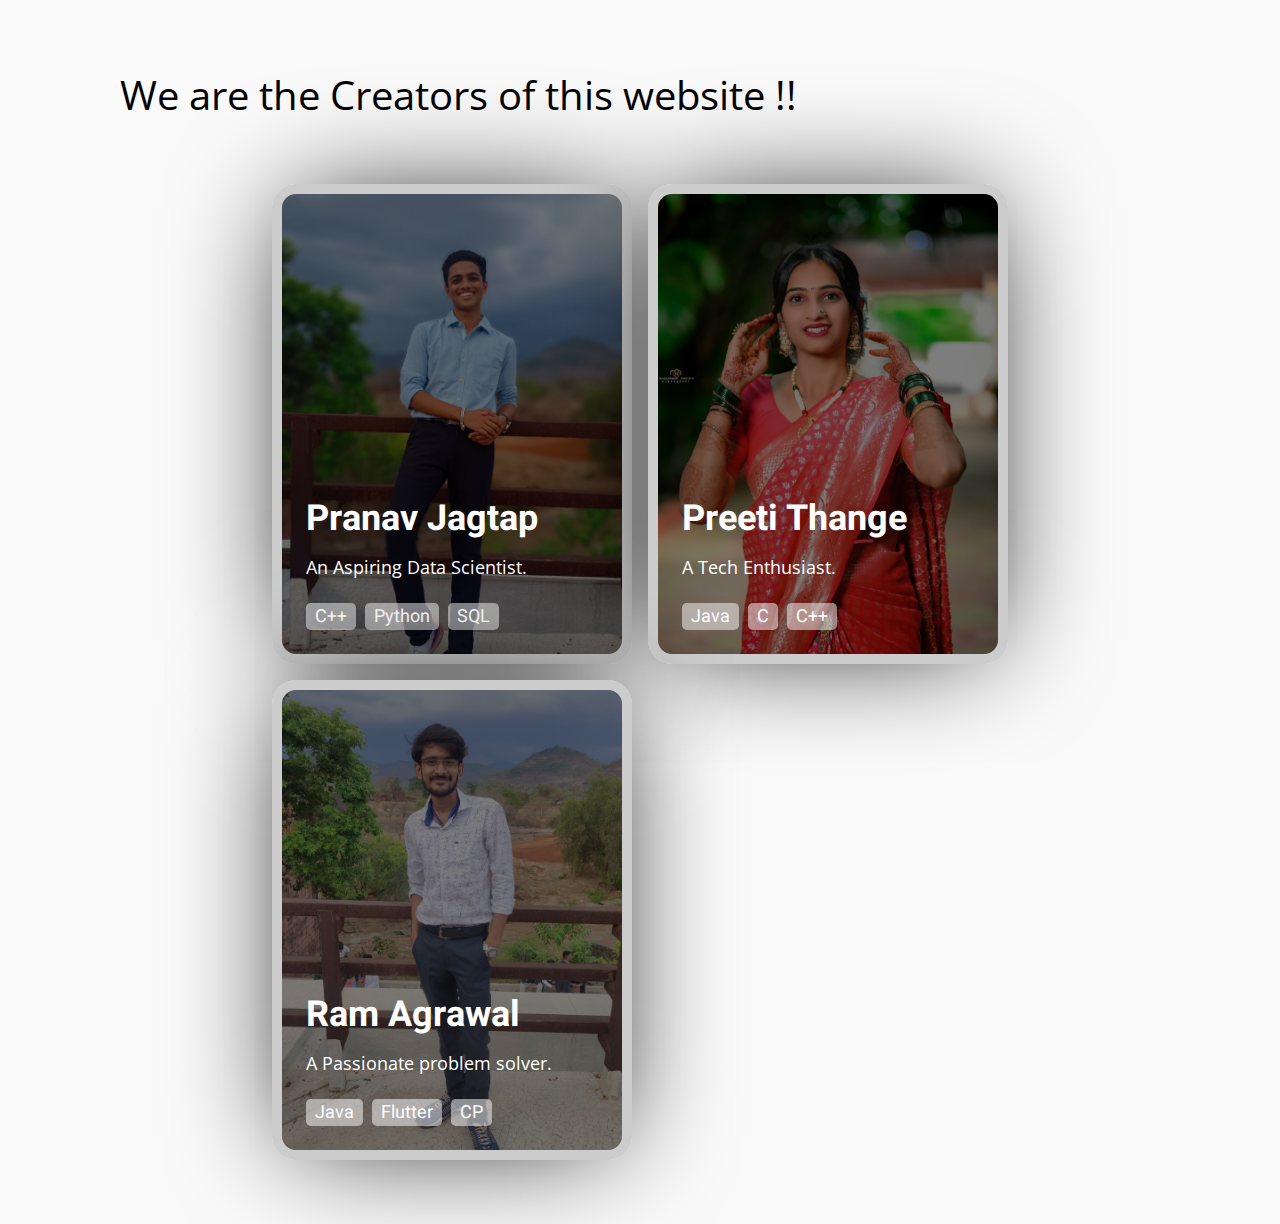
<file: about.html>
<!DOCTYPE html>
<html lang="en">
<head>
    <meta charset="UTF-8">
    <meta http-equiv="X-UA-Compatible" content="IE=edge">
    <meta name="viewport" content="width=device-width, initial-scale=1.0">
    <link rel="stylesheet" href="./about.css">
    <title>About Us</title>
</head>
<body>
    
    <section class="info">
        <h1>We are the Creators of this website !!</h1>
    </section>

      <section class="cards-wrapper">
        <div class="card-grid-space">
          <a class="card" href="https://www.linkedin.com/in/pranav-jagtap-24pj/" target="_blank" style="--bg-img: url(./images/pranav.jpeg)">
            <div>
              <h1>Pranav Jagtap</h1>
              <p>An Aspiring Data Scientist.</p>
              <div class="tags">
                <div class="tag">C++</div>
                <div class="tag">Python</div>
                <div class="tag">SQL</div>
              </div>
            </div>
          </a>
        </div>

        <div class="card-grid-space">
          <a class="card" href="https://www.linkedin.com/in/thange-preeti-88894b218/" target="_blank" style="--bg-img: url(./images/preeti.jpeg)">
            <div>
              <h1>Preeti Thange</h1>
              <p>A Tech Enthusiast.</p>
              <div class="tags">
                <div class="tag">Java</div>
                <div class="tag">C</div>
                <div class="tag">C++</div>
              </div>
            </div>
          </a>
        </div>

        <div class="card-grid-space">
          <a class="card" href="https://www.linkedin.com/in/ram-agrawal123/" target="_blank" style="--bg-img: url(./images/ram.jpeg)">
            <div>
              <h1>Ram Agrawal</h1>
              <p>A Passionate problem solver.</p>
              <div class="tags">
                <div class="tag">Java</div>
                <div class="tag">Flutter</div>
                <div class="tag">CP</div>
              </div>
            </div>
          </a>
        </div>
      </section>

</body>
</html>
</file>
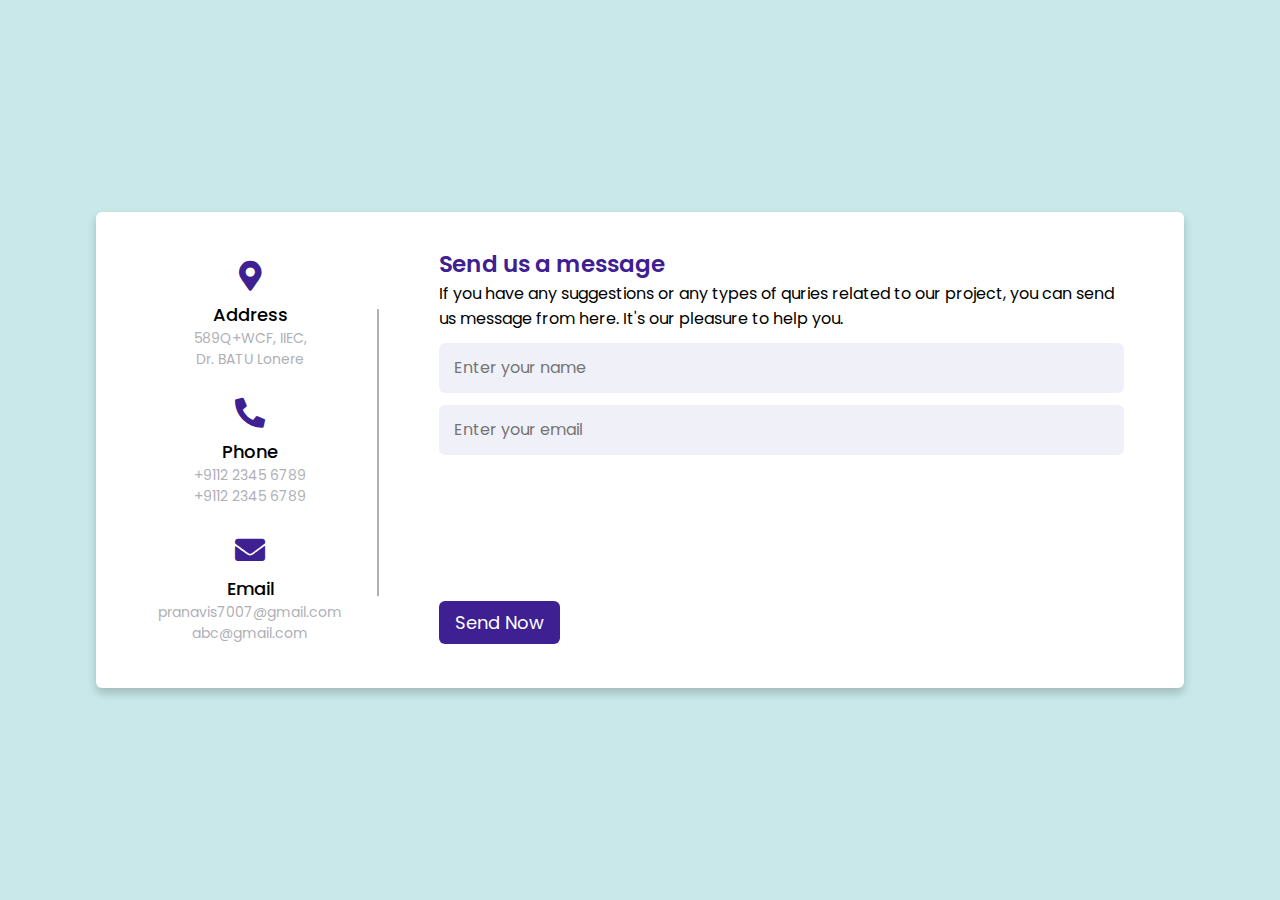
<file: contact.html>
<!DOCTYPE html>
<html lang="en" dir="ltr">

<head>
    <meta charset="UTF-8">
    <meta name="viewport" content="width=device-width, initial-scale=1.0">
    <link rel="stylesheet" href="https://cdnjs.cloudflare.com/ajax/libs/font-awesome/5.15.2/css/all.min.css" />
    <link rel="stylesheet" href="./contact.css">
</head>

<body>
    <div class="container">
        <div class="content">
            <div class="left-side">
                <div class="address details">
                    <i class="fas fa-map-marker-alt"></i>
                    <div class="topic">Address</div>
                    <div class="text-one">589Q+WCF, IIEC,</div>
                    <div class="text-two">Dr. BATU Lonere</div>
                </div>
                <div class="phone details">
                    <i class="fas fa-phone-alt"></i>
                    <div class="topic">Phone</div>
                    <div class="text-one">+9112 2345 6789</div>
                    <div class="text-two">+9112 2345 6789</div>
                </div>
                <div class="email details">
                    <i class="fas fa-envelope"></i>
                    <div class="topic">Email</div>
                    <div class="text-one">pranavis7007@gmail.com</div>
                    <div class="text-two">abc@gmail.com</div>
                </div>
            </div>
            <div class="right-side">
                <div class="topic-text">Send us a message</div>
                <p>If you have any suggestions or any types of quries related to our project, you can send us message
                    from here. It's our pleasure to help you.</p>
                <form action="#">
                    <div class="input-box">
                        <input type="text" placeholder="Enter your name">
                    </div>
                    <div class="input-box">
                        <input type="text" placeholder="Enter your email">
                    </div>
                    <div class="input-box message-box">

                    </div>
                    <div class="button">
                        <input type="button" value="Send Now">
                    </div>
                </form>
            </div>
        </div>
    </div>
</body>

</html>
</file>
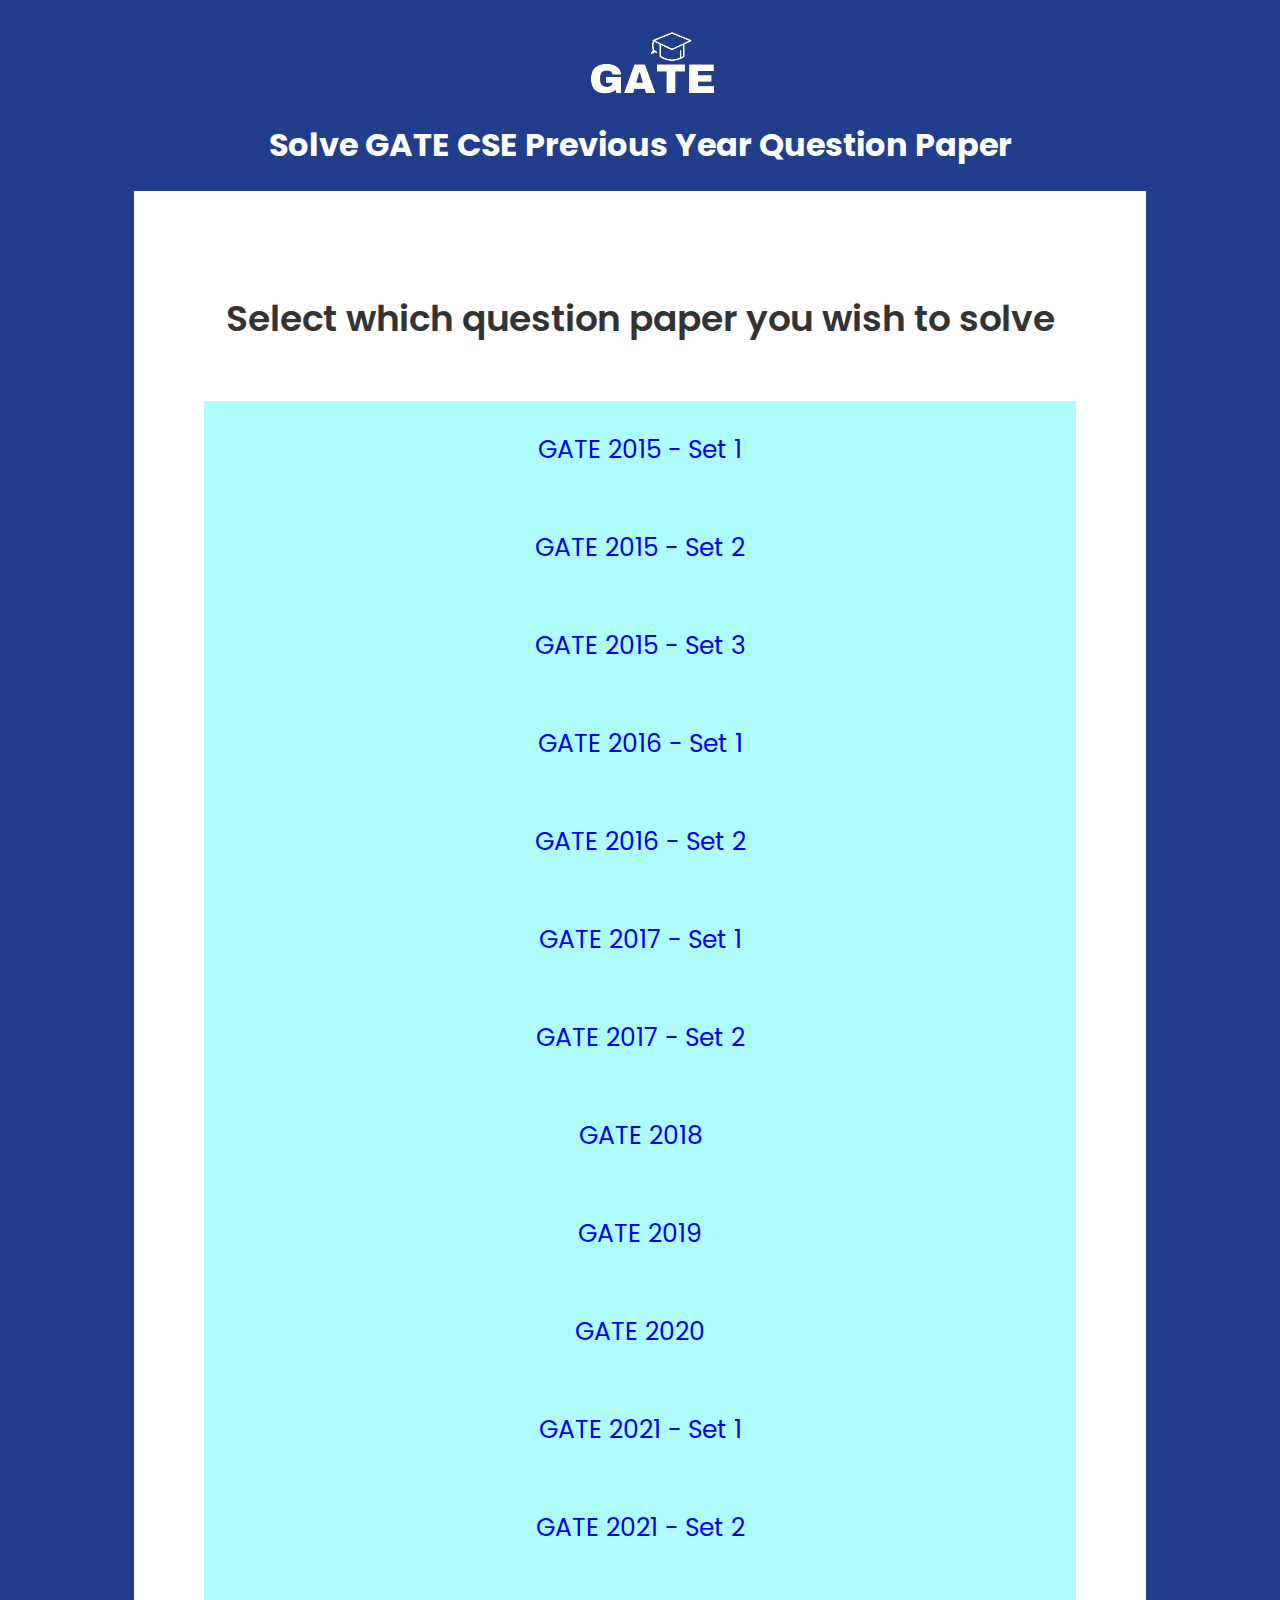
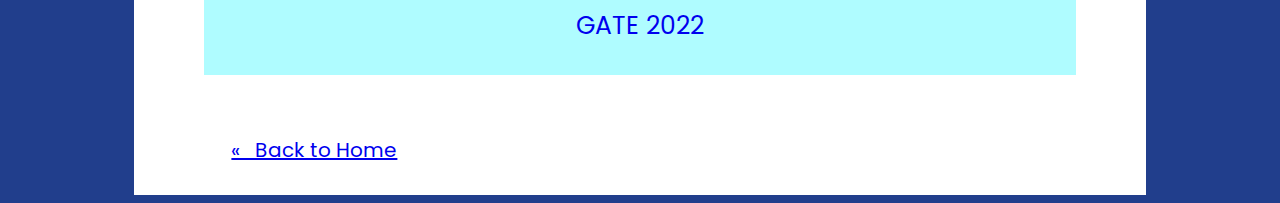
<file: exam1.html>
<html>
    <head>
        <title>Previous GATE Organizers</title>
        <link rel="preconnect" href="https://fonts.gstatic.com">
        <link href="https://fonts.googleapis.com/css2?family=Poppins&display=swap" rel="stylesheet">
        <link rel="stylesheet" href="./exam1.css">
        <title>Solve GATE question paper</title>
    </head>

    
    <body>
        <img src="./images/logo.png">
        <h1>Solve GATE CSE Previous Year Question Paper</h1>
        <div class="container">
            <div class="box">
            <h2>Select which question paper you wish to solve</h2>
            <ul class="question-paper-list">
                <li> <a href="#">GATE 2015 - Set 1</a></li>
                <li> <a href="#">GATE 2015 - Set 2</a></li>
                <li> <a href="#">GATE 2015 - Set 3</a></li>
                <li> <a href="#">GATE 2016 - Set 1</a></li>
                <li> <a href="#">GATE 2016 - Set 2</a></li>
                <li> <a href="#">GATE 2017 - Set 1</a></li>
                <li> <a href="#">GATE 2017 - Set 2</a></li>
                <li> <a href="#">GATE 2018</a></li>
                <li> <a href="#">GATE 2019</a></li>
                <li> <a href="#">GATE 2020</a></li>
                <li> <a href="#">GATE 2021 - Set 1</a></li>
                <li> <a href="#">GATE 2021 - Set 2</a></li>
                <li> <a href="#">GATE 2022</a></li>
            </ul>
               
            <br><br>

            <div class="left-button"><a href="./index.html">&laquo &nbsp Back to Home</a></div>
            
            </div>
        </div>

    </body>
</html>
</file>
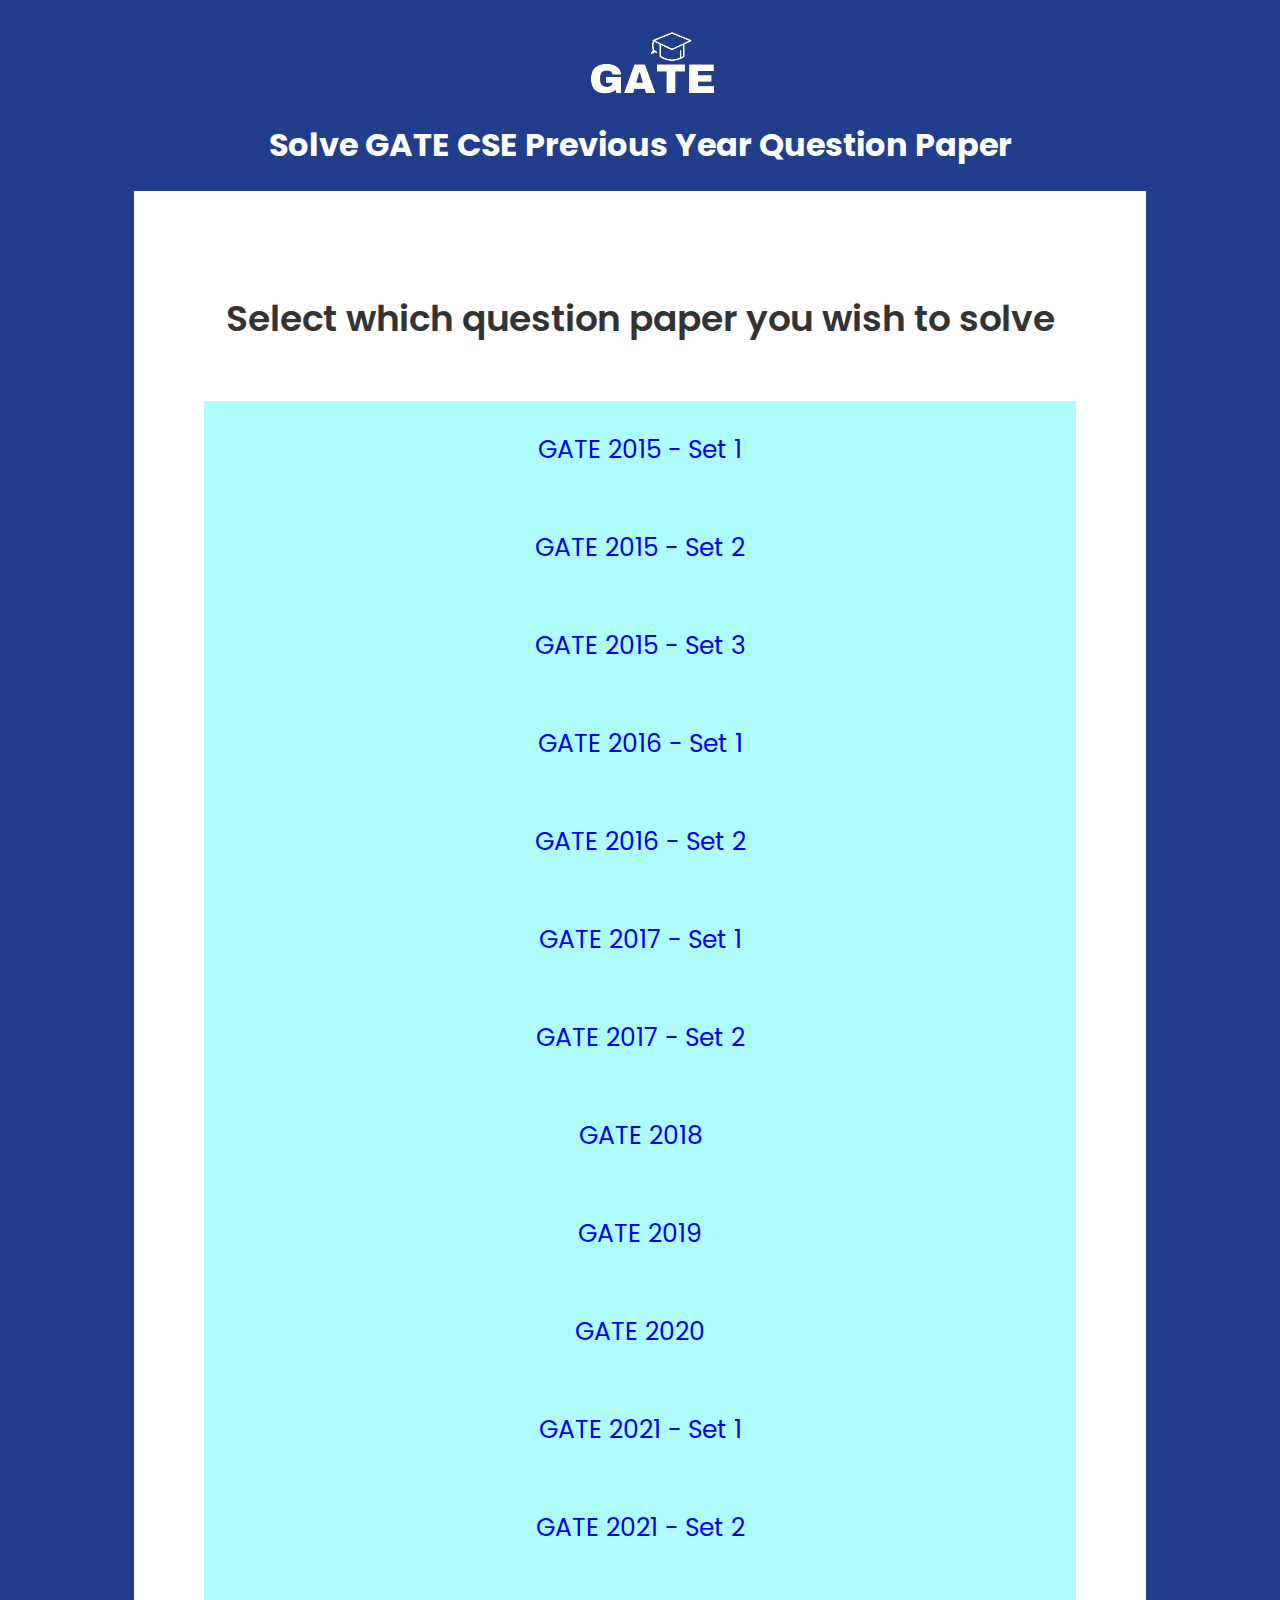
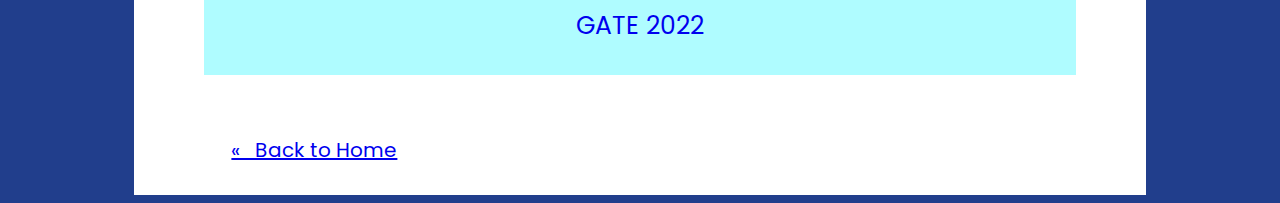
<file: examselect.html>
<html>
    <head>
        <title>Previous GATE Organizers</title>
        <link rel="preconnect" href="https://fonts.gstatic.com">
        <link href="https://fonts.googleapis.com/css2?family=Poppins&display=swap" rel="stylesheet">
        <link rel="stylesheet" href="./examselect.css">
        <title>Solve GATE question paper</title>
    </head>

    
    <body>
        <img src="./images/logo.png">
        <h1>Solve GATE CSE Previous Year Question Paper</h1>
        <div class="container">
            <div class="box">
            <h2>Select which question paper you wish to solve</h2>
            <ul class="question-paper-list">
                <li> <a href="./2015-1/examstart.html">GATE 2015 - Set 1</a></li>
                <li> <a href="#">GATE 2015 - Set 2</a></li>
                <li> <a href="#">GATE 2015 - Set 3</a></li>
                <li> <a href="#">GATE 2016 - Set 1</a></li>
                <li> <a href="#">GATE 2016 - Set 2</a></li>
                <li> <a href="#">GATE 2017 - Set 1</a></li>
                <li> <a href="#">GATE 2017 - Set 2</a></li>
                <li> <a href="#">GATE 2018</a></li>
                <li> <a href="./2019/examstart.html">GATE 2019</a></li>
                <li> <a href="#">GATE 2020</a></li>
                <li> <a href="#">GATE 2021 - Set 1</a></li>
                <li> <a href="#">GATE 2021 - Set 2</a></li>
                <li> <a href="#">GATE 2022</a></li>
            </ul>
               
            <br><br>

            <div class="left-button"><a href="./index.html">&laquo &nbsp Back to Home</a></div>
            
            </div>
        </div>

    </body>
</html>
</file>
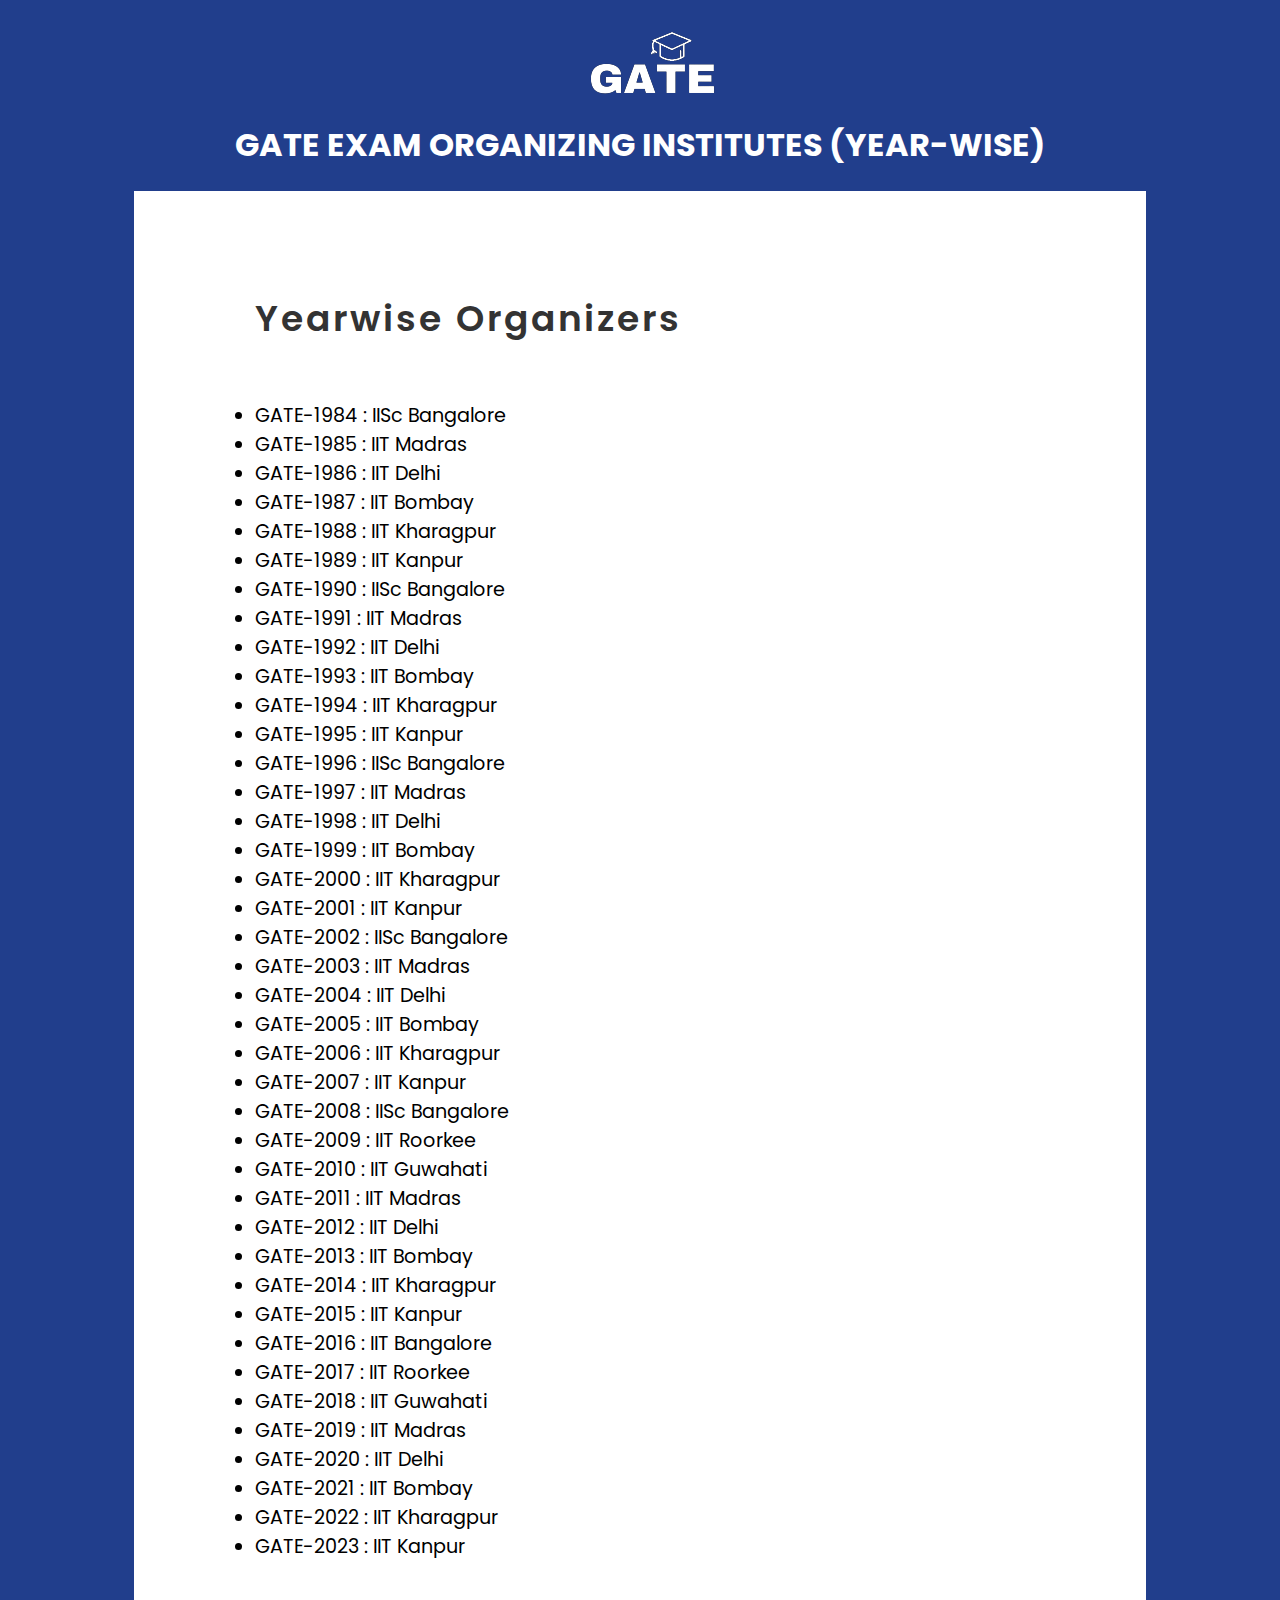
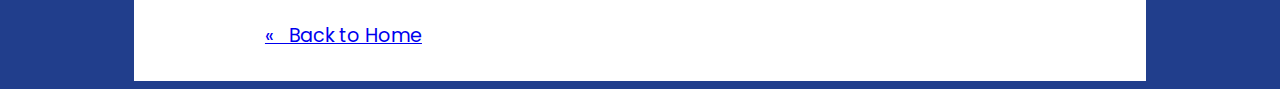
<file: organizers.html>
<html>
    <head>
        <title>Previous GATE Organizers</title>
        <link rel="preconnect" href="https://fonts.gstatic.com">
        <link href="https://fonts.googleapis.com/css2?family=Poppins&display=swap" rel="stylesheet">

    <style>
        body{
            background-color: #213e8c;
            font-family: 'Poppins', sans-serif;
        }
        img{
            margin: 20px 0 0 45%;
        }
        h1{
            text-align: center;
            color: white;
        }
        h2{
            text-align: left;
            font-size: 36px;
            font-weight: 600;
            letter-spacing: 3px;
            color: #333;
            position: relative;
        }
        .container{
            background-color: white;
            margin-left: 10%;
            margin-right: 10%;
        }
        .box{
            padding: 70px;
            text-align: justify;
            margin-left: 5%;
        }
        .box ul{
            display: inline;
        }
        .box ul li{
            font-size: larger;
        }
        .left-button{
            width: 200px;
            float:left;
            padding: 10px;
            font-size: larger;
        }
    </style>
    </head>

<!-- internal css ends here -->
    
    <body>
        <img src="./images/logo.png">
        <h1>GATE EXAM ORGANIZING INSTITUTES (YEAR-WISE)</h1>
        <div class="container">
            <div class="box">
            <h2>Yearwise Organizers</h2>
            <ul>
                <li>GATE-1984 : IISc Bangalore</li>
                <li>GATE-1985 : IIT Madras</li>
                <li>GATE-1986 : IIT Delhi</li>
                <li>GATE-1987 : IIT Bombay</li>
                <li>GATE-1988 : IIT Kharagpur</li>
                <li>GATE-1989 : IIT Kanpur</li>
                <li>GATE-1990 : IISc Bangalore</li>
                <li>GATE-1991 : IIT Madras</li>
                <li>GATE-1992 : IIT Delhi</li>
                <li>GATE-1993 : IIT Bombay</li>
                <li>GATE-1994 : IIT Kharagpur</li>
                <li>GATE-1995 : IIT Kanpur</li>
                <li>GATE-1996 : IISc Bangalore</li>
                <li>GATE-1997 : IIT Madras</li>
                <li>GATE-1998 : IIT Delhi</li>
                <li>GATE-1999 : IIT Bombay</li>
                <li>GATE-2000 : IIT Kharagpur</li>
                <li>GATE-2001 : IIT Kanpur</li>
                <li>GATE-2002 : IISc Bangalore</li>
                <li>GATE-2003 : IIT Madras</li>
                <li>GATE-2004 : IIT Delhi</li>
                <li>GATE-2005 : IIT Bombay</li>
                <li>GATE-2006 : IIT Kharagpur</li>
                <li>GATE-2007 : IIT Kanpur</li>
                <li>GATE-2008 : IISc Bangalore</li>
                <li>GATE-2009 : IIT Roorkee</li>
                <li>GATE-2010 : IIT Guwahati</li>
                <li>GATE-2011 : IIT Madras</li>
                <li>GATE-2012 : IIT Delhi</li>
                <li>GATE-2013 : IIT Bombay</li>
                <li>GATE-2014 : IIT Kharagpur</li>
                <li>GATE-2015 : IIT Kanpur</li>
                <li>GATE-2016 : IIT Bangalore</li>
                <li>GATE-2017 : IIT Roorkee</li>
                <li>GATE-2018 : IIT Guwahati</li>
                <li>GATE-2019 : IIT Madras</li>
                <li>GATE-2020 : IIT Delhi</li>
                <li>GATE-2021 : IIT Bombay</li>
                <li>GATE-2022 : IIT Kharagpur</li>
                <li>GATE-2023 : IIT Kanpur</li>
            </ul>
                  
            <br><br>

            <div class="left-button"><a href="./index.html">&laquo &nbsp Back to Home</a></div>
            
            </div>
        </div>
        
    </body>
</html>
</file>
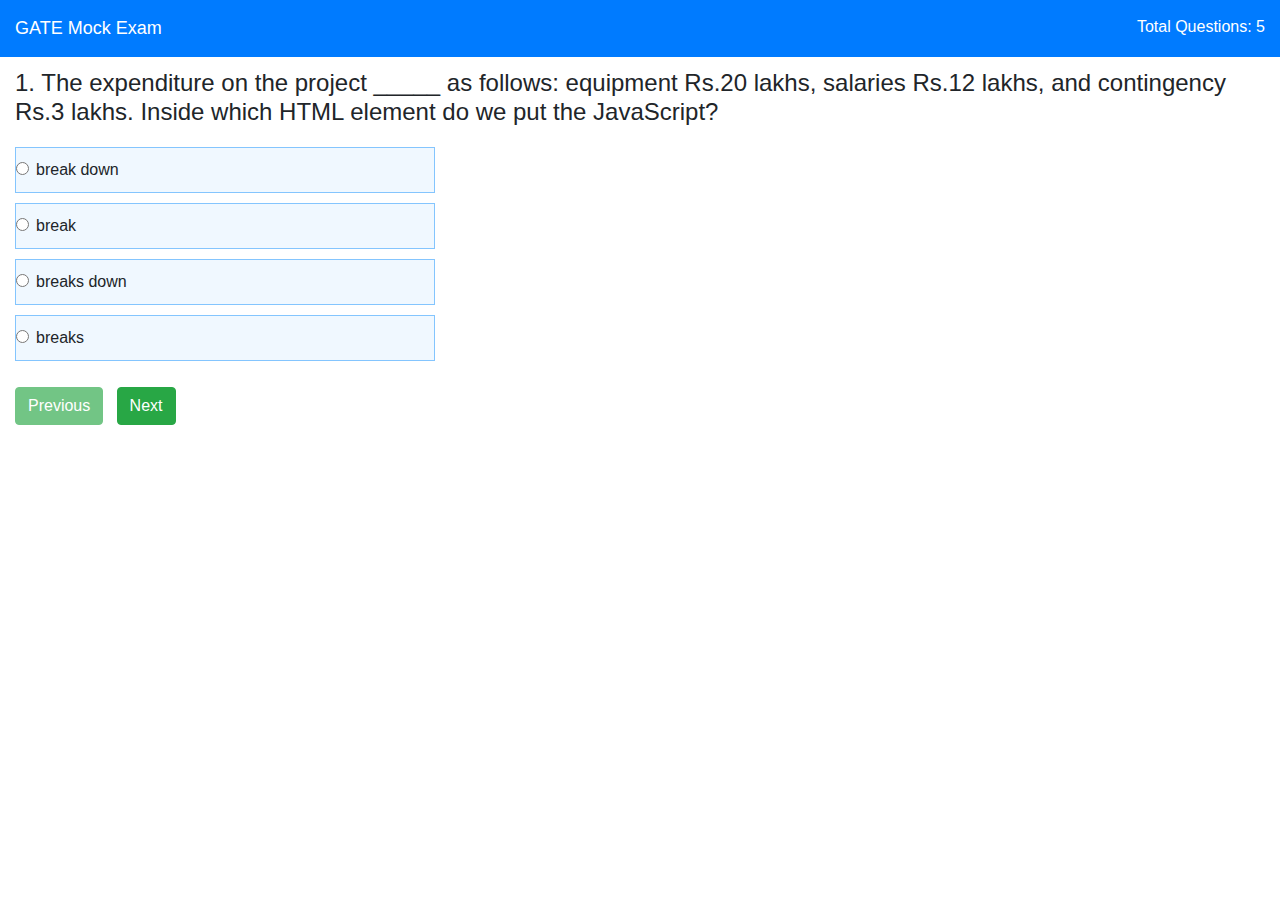
<file: 2015-1/examstart.html>
<!DOCTYPE html>
<html lang="en">

<head>
    <meta charset="UTF-8">
    <meta http-equiv="X-UA-Compatible" content="IE=edge">
    <meta name="viewport" content="width=device-width, initial-scale=1.0">
    <title>Javascript Quiz</title>
    <link rel="stylesheet" href="../examstart.css">
    <link rel="stylesheet" href="https://cdnjs.cloudflare.com/ajax/libs/font-awesome/4.7.0/css/font-awesome.css">
    <link rel="stylesheet"
        href="https://cdnjs.cloudflare.com/ajax/libs/twitter-bootstrap/4.0.0-alpha.6/css/bootstrap.min.css">
</head>

<body>
    <header class="header bg-primary">
        <div class="left-title">GATE Mock Exam</div>
        <div class="right-title">Total Questions: <span id="tque"></span></div>
        <div class="clearfix"></div>
    </header>
    <div class="content">
        <div class="container-fluid">
            <div class="row">
                <div class="col-sm-12">
                    <div id="result" class="quiz-body">
                        <form name="quizForm" onSubmit="">
                            <fieldset class="form-group">
                                <h4><span id="qid">1.</span> <span id="question"></span></h4>
                                <div class="option-block-container" id="question-options">
                                </div> <!-- End of option block -->
                            </fieldset>
                            <button name="previous" id="previous" class="btn btn-success">Previous</button>
                            &nbsp;
                            <button name="next" id="next" class="btn btn-success">Next</button>
                        </form>
                    </div>
                </div> <!-- End of col-sm-12 -->
            </div> <!-- End of row -->
        </div> <!-- ENd of container fluid -->
    </div> <!-- End of content -->
    
    <script src="https://cdnjs.cloudflare.com/ajax/libs/jquery/3.1.1/jquery.min.js"></script>
    <script src="https://cdnjs.cloudflare.com/ajax/libs/twitter-bootstrap/4.0.0-alpha.6/js/bootstrap.min.js"></script>
    <script src="./app.js"></script>
</body>

</html>
</file>
<file: about.css>
@import url('https://fonts.googleapis.com/css?family=Heebo:400,700|Open+Sans:400,700');

:root {
  --color: #3c3163;
  --transition-time: 0.5s;
}

* {
  box-sizing: border-box;
}

body {
  margin: 0;
  min-height: 100vh;
  font-family: 'Open Sans';
  background: #fafafa;
}

a {
  color: inherit;
}

.cards-wrapper {
  display: grid;
  justify-content: center;
  align-items: center;
  grid-template-columns: 1fr 1fr 1fr 1fr;
  grid-gap: 1rem;
  padding: 4rem;
  margin: 0 auto;
  width: max-content;
}

.card {
  font-family: 'Heebo';
  --bg-filter-opacity: 0.5;
  background-image: linear-gradient(rgba(0,0,0,var(--bg-filter-opacity)),rgba(0,0,0,var(--bg-filter-opacity))), var(--bg-img);
  height: 20em;
  width: 15em;
  font-size: 1.5em;
  color: white;
  border-radius: 1em;
  padding: 1em;
  display: flex;
  align-items: flex-end;
  background-size: cover;
  background-position: center;
  box-shadow: 0 0 5em -1em black;
  transition: all, var(--transition-time);
  position: relative;
  overflow: hidden;
  border: 10px solid #ccc;
  text-decoration: none;
}

.card:hover {
  transform: rotate(0);
}

.card h1 {
  margin: 0;
  font-size: 1.5em;
  line-height: 1.2em;
}

.card p {
  font-size: 0.75em;
  font-family: 'Open Sans';
  margin-top: 0.5em;
  line-height: 2em;
}

.card .tags {
  display: flex;
}

.card .tags .tag {
  font-size: 0.75em;
  background: rgba(255,255,255,0.5);
  border-radius: 0.3rem;
  padding: 0 0.5em;
  margin-right: 0.5em;
  line-height: 1.5em;
  transition: all, var(--transition-time);
}

.card:hover .tags .tag {
  background: var(--color);
  color: white;
}

.card .date {
  position: absolute;
  top: 0;
  right: 0;
  font-size: 0.75em;
  padding: 1em;
  line-height: 1em;
  opacity: .8;
}

.card:before, .card:after {
  content: '';
  transform: scale(0);
  transform-origin: top left;
  border-radius: 50%;
  position: absolute;
  left: -50%;
  top: -50%;
  z-index: -5;
  transition: all, var(--transition-time);
  transition-timing-function: ease-in-out;
}

.card:before {
  background: #ddd;
  width: 250%;
  height: 250%;
}

.card:after {
  background: white;
  width: 200%;
  height: 200%;
}

.card:hover {
  color: var(--color);
}

.card:hover:before, .card:hover:after {
  transform: scale(1);
}

.info {
  font-size: 2.5em;
  display: flex;
  padding: 1em 3em;
  height: 3em;
}

.info img {
  height: 3em;
  margin-right: 0.5em;
}

.info h1 {
  font-size: 1em;
  font-weight: normal;
}

/* MEDIA QUERIES */
@media screen and (max-width: 1285px) {
  .cards-wrapper {
    grid-template-columns: 1fr 1fr;
  }
}

@media screen and (max-width: 900px) {
  .cards-wrapper {
    grid-template-columns: 1fr;
  }
  .info {
    justify-content: center;
  }
  .card-grid-space .num {
    margin-left: 0;
    text-align: center;
  }
}

@media screen and (max-width: 500px) {
  .cards-wrapper {
    padding: 4rem 2rem;
  }
  .card {
    max-width: calc(100vw - 4rem);
  }
}

@media screen and (max-width: 450px) {
  .info {
    display: block;
    text-align: center;
  }
  .info h1 {
    margin: 0;
  }
}
</file>
<file: contact.css>
@import url('https://fonts.googleapis.com/css2?family=Poppins:wght@200;300;400;500;600;700&display=swap');

*{
  margin: 0;
  padding: 0;
  box-sizing: border-box;
  font-family: "Poppins" , sans-serif;
}

body{
  min-height: 100vh;
  width: 100%;
  background: #c8e8e9;
  display: flex;
  align-items: center;
  justify-content: center;
}

.container{
  width: 85%;
  background: #fff;
  border-radius: 6px;
  padding: 20px 60px 30px 40px;
  box-shadow: 0 5px 10px rgba(0, 0, 0, 0.2);
}

.container .content{
  display: flex;
  align-items: center;
  justify-content: space-between;
}

.container .content .left-side{
  width: 25%;
  height: 100%;
  display: flex;
  flex-direction: column;
  align-items: center;
  justify-content: center;
  margin-top: 15px;
  position: relative;
}

.content .left-side::before{
  content: '';
  position: absolute;
  height: 70%;
  width: 2px;
  right: -15px;
  top: 50%;
  transform: translateY(-50%);
  background: #afafb6;
}

.content .left-side .details{
  margin: 14px;
  text-align: center;
}

.content .left-side .details i{
  font-size: 30px;
  color: #3e2093;
  margin-bottom: 10px;
}

.content .left-side .details .topic{
  font-size: 18px;
  font-weight: 500;
}

.content .left-side .details .text-one,
.content .left-side .details .text-two{
  font-size: 14px;
  color: #afafb6;
}

.container .content .right-side{
  width: 75%;
  margin-left: 75px;
}

.content .right-side .topic-text{
  font-size: 23px;
  font-weight: 600;
  color: #3e2093;
}

.right-side .input-box{
  height: 50px;
  width: 100%;
  margin: 12px 0;
}

.right-side .input-box input,
.right-side .input-box textarea{
  height: 100%;
  width: 100%;
  border: none;
  outline: none;
  font-size: 16px;
  background: #F0F1F8;
  border-radius: 6px;
  padding: 0 15px;
  resize: none;
}

.right-side .message-box{
  min-height: 110px;
}

.right-side .input-box textarea{
  padding-top: 6px;
}

.right-side .button{
  display: inline-block;
  margin-top: 12px;
}

.right-side .button input[type="button"]{
  color: #fff;
  font-size: 18px;
  outline: none;
  border: none;
  padding: 8px 16px;
  border-radius: 6px;
  background: #3e2093;
  cursor: pointer;
  transition: all 0.3s ease;
}

/* .button input[type="button"]:hover{
  background: #5029bc;
} */

.button input[type="button"]:hover{
  background: white;
  color: #5029bc;
  border: 2px solid #5029bc;
}

@media (max-width: 950px) {
  .container{
    width: 90%;
    padding: 30px 40px 40px 35px ;
  }
  .container .content .right-side{
   width: 75%;
   margin-left: 55px;
  }
}

@media (max-width: 820px) {
  .container{
    margin: 40px 0;
    height: 100%;
  }
  .container .content{
    flex-direction: column-reverse;
  }
 .container .content .left-side{
   width: 100%;
   flex-direction: row;
   margin-top: 40px;
   justify-content: center;
   flex-wrap: wrap;
  }
 .container .content .left-side::before{
   display: none;
  }
 .container .content .right-side{
   width: 100%;
   margin-left: 0;
  }
}
</file>
<file: exam1.css>
body{
    background-color: #213e8c;
    font-family: 'Poppins', sans-serif;
}

img{
    margin: 20px 0 0 45%;
}

h1{
    text-align: center;
    color: white;
}

h2{
    text-align: center;
    font-size: 36px;
    font-weight: 600;
    color: #333;
    position: relative;
}

.container{
    background-color: white;
    margin-left: 10%;
    margin-right: 10%;
}

.box{
    padding: 70px;
    text-align: center;
}

.box ul{
    display: inline;
    list-style: none;
}

.box ul li{
    font-size: 25px;
    padding: 30px 0 30px 0;
    background-color: #affcff;
    transition: 0.3s ease;
}

.box ul li a{
    text-decoration: none;
}

.box ul li:hover{
    background-color: white;
}

.box ul li a:hover{
    color: rgba(209, 53, 53, 0.778);
}



.left-button{
    width: 200px;
    float:left;
    padding: 10px;
    font-size: 20px;
}
</file>
<file: examselect.css>
body{
    background-color: #213e8c;
    font-family: 'Poppins', sans-serif;
}

img{
    margin: 20px 0 0 45%;
}

h1{
    text-align: center;
    color: white;
}

h2{
    text-align: center;
    font-size: 36px;
    font-weight: 600;
    color: #333;
    position: relative;
}

.container{
    background-color: white;
    margin-left: 10%;
    margin-right: 10%;
}

.box{
    padding: 70px;
    text-align: center;
}

.box ul{
    display: inline;
    list-style: none;
}

.box ul li{
    font-size: 25px;
    padding: 30px 0 30px 0;
    background-color: #affcff;
    transition: 0.3s ease;
}

.box ul li a{
    text-decoration: none;
}

.box ul li:hover{
    background-color: white;
}

.box ul li a:hover{
    color: rgba(209, 53, 53, 0.778);
}



.left-button{
    width: 200px;
    float:left;
    padding: 10px;
    font-size: 20px;
}
</file>
<file: examstart.css>
.content {
    margin-top: 54px;
    }
    .header {
    padding: 15px;
    position: fixed;
    top: 0;
    width: 100%;
    z-index: 9999;
    }
    .left-title {
    width: 200px;
    color: #fff;
    font-size: 18px;
    float: left;
    }
    .right-title {
    width: 150px;
    text-align: right;
    float: right;
    color: #fff;
    }
    .quiz-body {
    margin-top: 15px;
    padding-bottom: 50px;
    }
    .option-block-container {
    margin-top: 20px;
    max-width: 420px;
    }
    .option-block {
    padding: 10px;
    background: aliceblue;
    border: 1px solid #84c5fe;
    margin-bottom: 10px;
    cursor: pointer;
    }
    .result-question {
    font-weight: bold;
    }
    .c-wrong {
    margin-left: 20px;
    color: #ff0000;
    }
    .c-correct {
    margin-left: 20px;
    color: green;
    }
    .last-row {
    border-bottom: 1px solid #ccc;
    padding-bottom: 25px;
    margin-bottom: 25px;
    }
    .res-header {
    border-bottom: 1px solid #ccc;
    margin-bottom: 15px;
    padding-bottom: 15px;
    }
</file>
